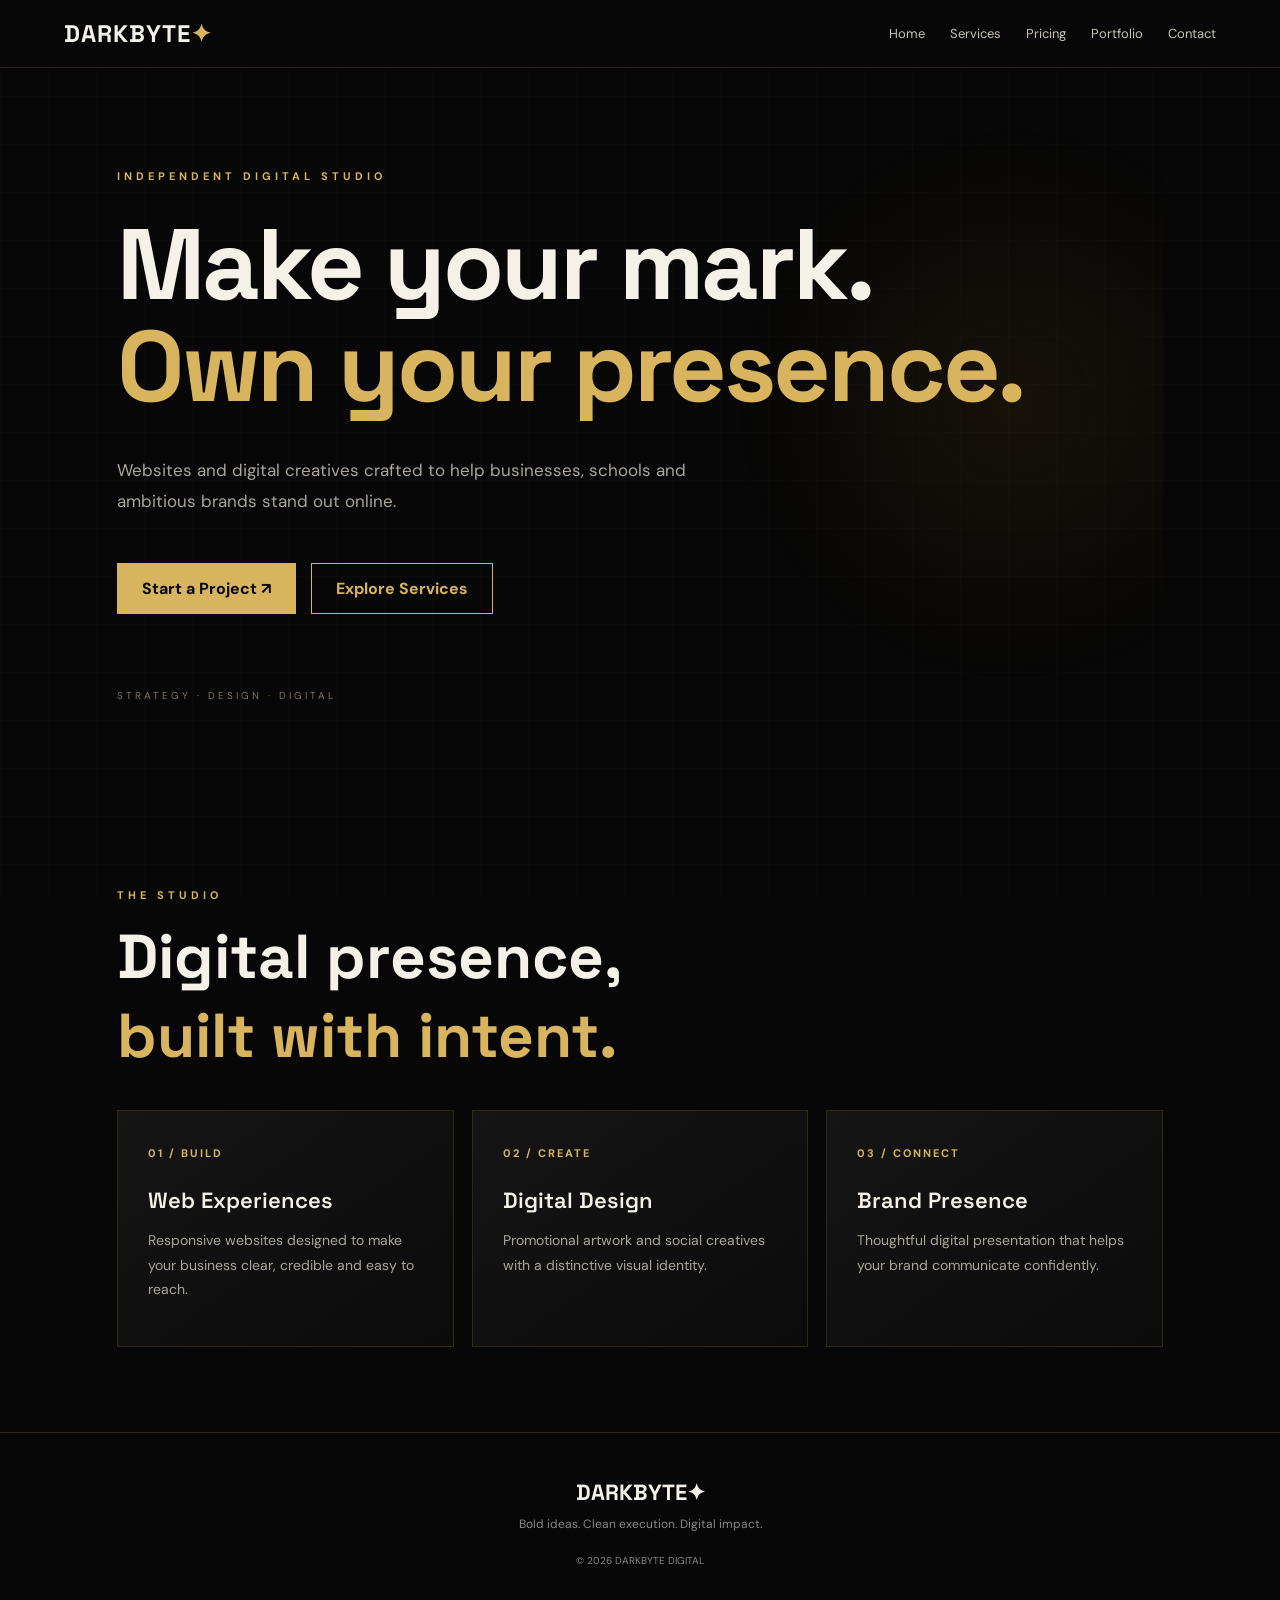
<file: DARKBYTE_DIGITAL_REBUILT/index.html>
<!doctype html><html lang="en"><head><meta charset="utf-8"><meta name="viewport" content="width=device-width,initial-scale=1"><title>DARKBYTE DIGITAL | Digital Studio</title><link rel="stylesheet" href="assets/style.css"></head><body><header class="top"><a class="logo" href="index.html">DARKBYTE<span>✦</span></a><button class="menu" aria-label="Toggle navigation">☰</button><nav><a href="index.html">Home</a><a href="services.html">Services</a><a href="pricing.html">Pricing</a><a href="portfolio.html">Portfolio</a><a href="contact.html">Contact</a></nav></header><main class="wrap"><section class="hero"><p class="eyebrow">INDEPENDENT DIGITAL STUDIO</p><h1>Make your mark.<br><span>Own your presence.</span></h1><p class="lead">Websites and digital creatives crafted to help businesses, schools and ambitious brands stand out online.</p><div class="actions"><a class="btn" href="contact.html">Start a Project ↗</a><a class="btn ghost" href="services.html">Explore Services</a></div><div class="hero-note">STRATEGY · DESIGN · DIGITAL</div></section><section class="section"><p class="eyebrow">THE STUDIO</p><h2>Digital presence,<br><span>built with intent.</span></h2><div class="cards"><article class="card"><b>01 / BUILD</b><h3>Web Experiences</h3><p>Responsive websites designed to make your business clear, credible and easy to reach.</p></article><article class="card"><b>02 / CREATE</b><h3>Digital Design</h3><p>Promotional artwork and social creatives with a distinctive visual identity.</p></article><article class="card"><b>03 / CONNECT</b><h3>Brand Presence</h3><p>Thoughtful digital presentation that helps your brand communicate confidently.</p></article></div></section></main><footer><div class="footbrand">DARKBYTE<span>✦</span></div><p>Bold ideas. Clean execution. Digital impact.</p><small>© <span data-year></span> DARKBYTE DIGITAL</small></footer><script src="assets/app.js"></script></body></html>
</file>
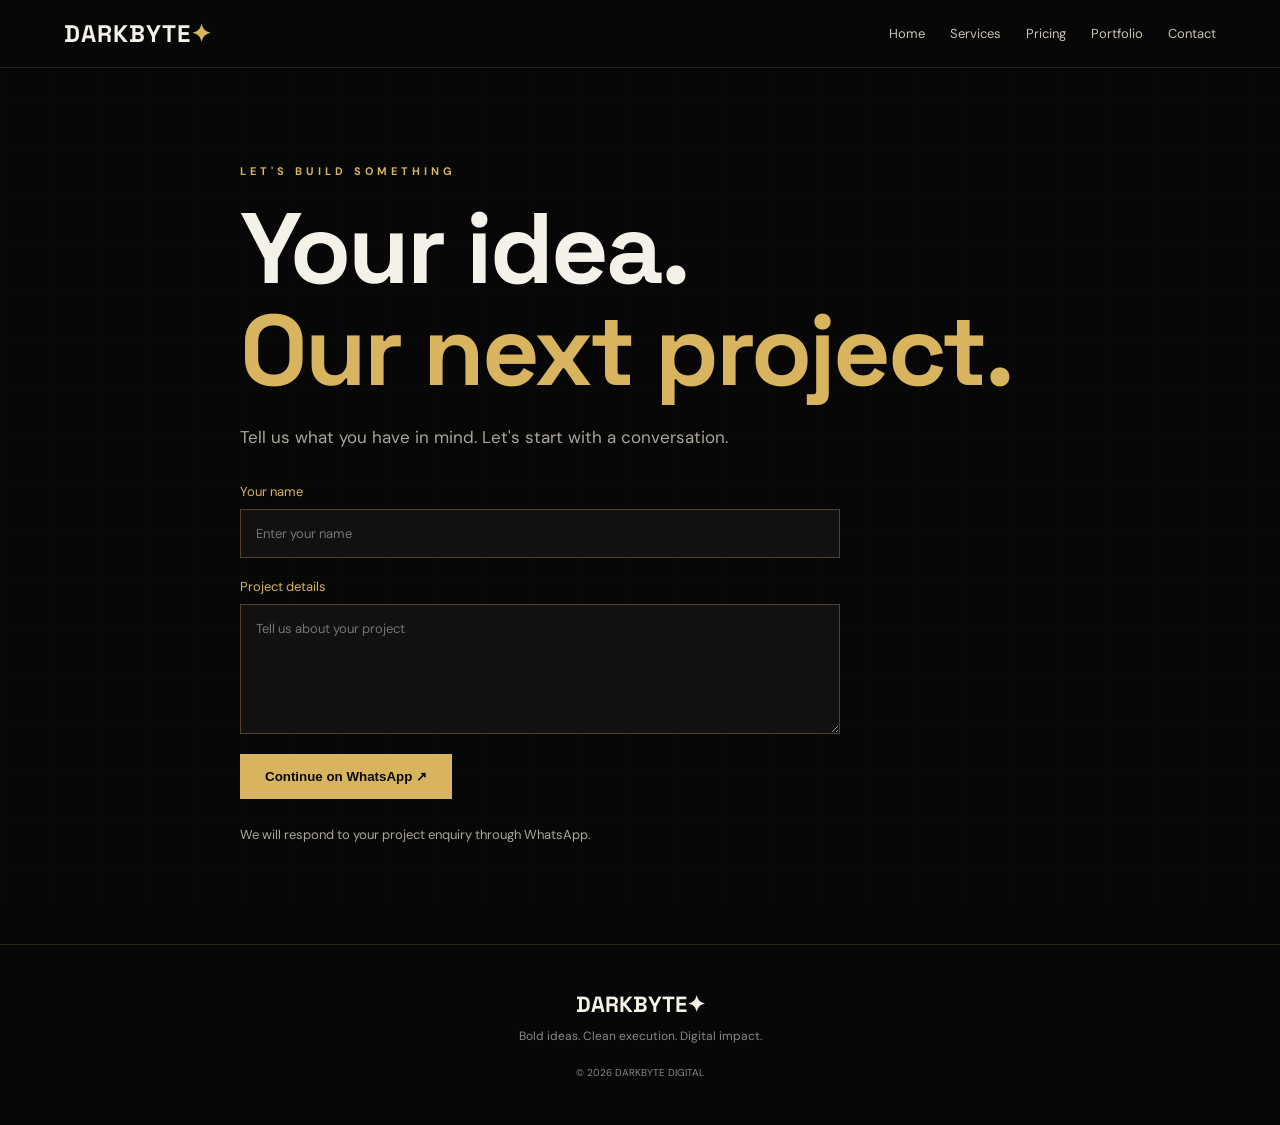
<file: DARKBYTE_DIGITAL_REBUILT/contact.html>
<!doctype html><html lang="en"><head><meta charset="utf-8"><meta name="viewport" content="width=device-width,initial-scale=1"><title>Contact | DARKBYTE DIGITAL</title><link rel="stylesheet" href="assets/style.css"></head><body><header class="top"><a class="logo" href="index.html">DARKBYTE<span>✦</span></a><button class="menu" aria-label="Toggle navigation">☰</button><nav><a href="index.html">Home</a><a href="services.html">Services</a><a href="pricing.html">Pricing</a><a href="portfolio.html">Portfolio</a><a href="contact.html">Contact</a></nav></header><main class="wrap page contact"><p class="eyebrow">LET'S BUILD SOMETHING</p><h1>Your idea.<br><span>Our next project.</span></h1><p class="lead">Tell us what you have in mind. Let's start with a conversation.</p><form id="contactForm"><label>Your name<input id="name" required placeholder="Enter your name"></label><label>Project details<textarea id="message" required placeholder="Tell us about your project"></textarea></label><button class="btn" type="submit">Continue on WhatsApp ↗</button></form><p class="note">We will respond to your project enquiry through WhatsApp.</p></main><footer><div class="footbrand">DARKBYTE<span>✦</span></div><p>Bold ideas. Clean execution. Digital impact.</p><small>© <span data-year></span> DARKBYTE DIGITAL</small></footer><script src="assets/app.js"></script></body></html>
</file>
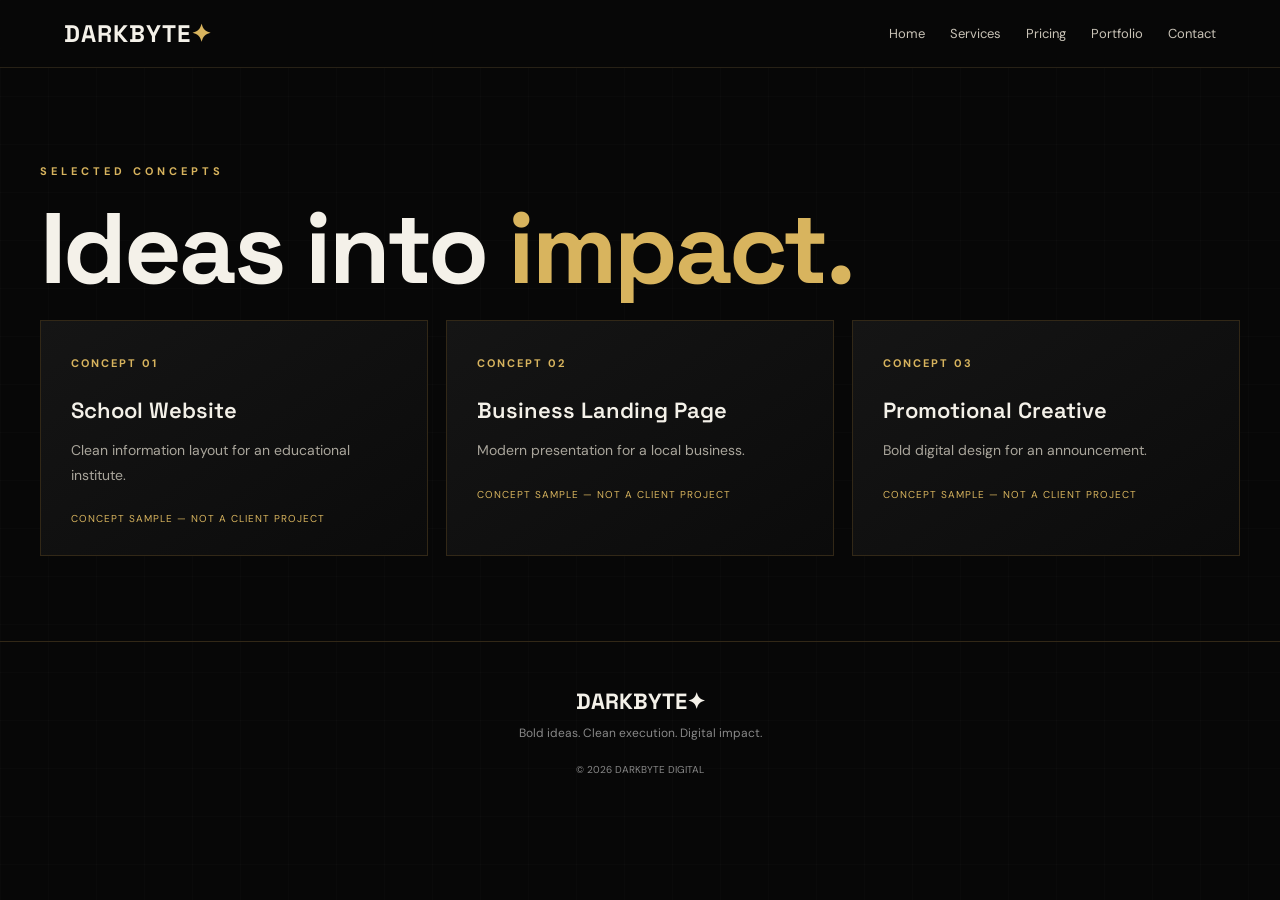
<file: DARKBYTE_DIGITAL_REBUILT/portfolio.html>
<!doctype html><html lang="en"><head><meta charset="utf-8"><meta name="viewport" content="width=device-width,initial-scale=1"><title>Portfolio | DARKBYTE DIGITAL</title><link rel="stylesheet" href="assets/style.css"></head><body><header class="top"><a class="logo" href="index.html">DARKBYTE<span>✦</span></a><button class="menu" aria-label="Toggle navigation">☰</button><nav><a href="index.html">Home</a><a href="services.html">Services</a><a href="pricing.html">Pricing</a><a href="portfolio.html">Portfolio</a><a href="contact.html">Contact</a></nav></header><main class="wrap page"><p class="eyebrow">SELECTED CONCEPTS</p><h1>Ideas into <span>impact.</span></h1><div class="cards"><article class="card sample"><b>CONCEPT 01</b><h3>School Website</h3><p>Clean information layout for an educational institute.</p><small>CONCEPT SAMPLE — NOT A CLIENT PROJECT</small></article><article class="card sample"><b>CONCEPT 02</b><h3>Business Landing Page</h3><p>Modern presentation for a local business.</p><small>CONCEPT SAMPLE — NOT A CLIENT PROJECT</small></article><article class="card sample"><b>CONCEPT 03</b><h3>Promotional Creative</h3><p>Bold digital design for an announcement.</p><small>CONCEPT SAMPLE — NOT A CLIENT PROJECT</small></article></div></main><footer><div class="footbrand">DARKBYTE<span>✦</span></div><p>Bold ideas. Clean execution. Digital impact.</p><small>© <span data-year></span> DARKBYTE DIGITAL</small></footer><script src="assets/app.js"></script></body></html>
</file>
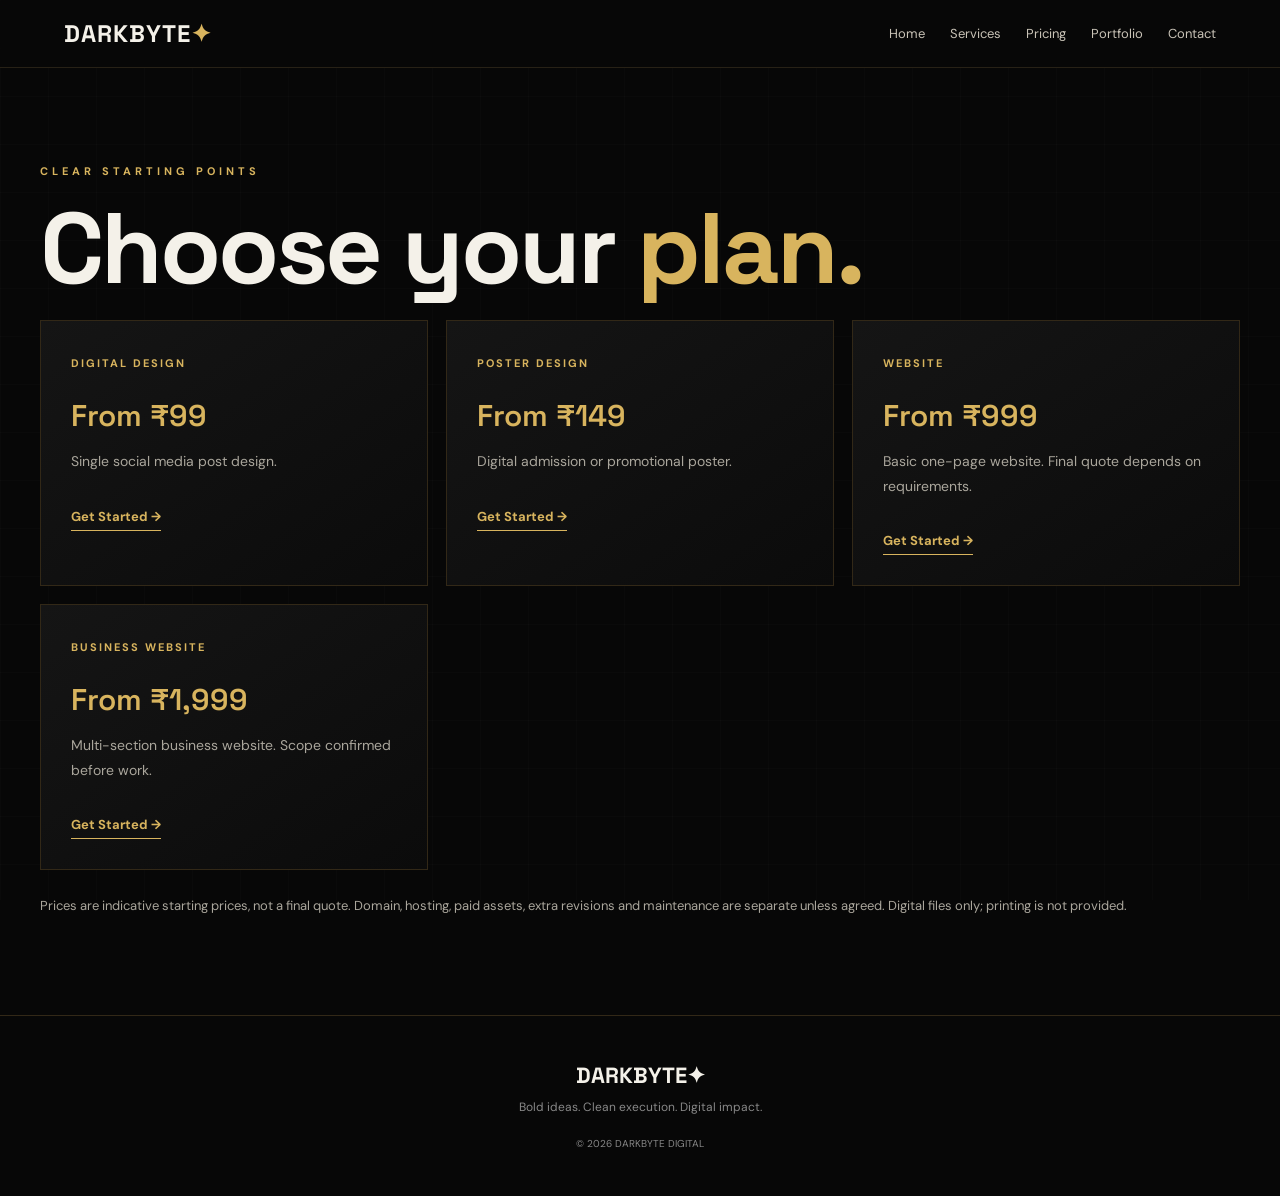
<file: DARKBYTE_DIGITAL_REBUILT/pricing.html>
<!doctype html><html lang="en"><head><meta charset="utf-8"><meta name="viewport" content="width=device-width,initial-scale=1"><title>Pricing | DARKBYTE DIGITAL</title><link rel="stylesheet" href="assets/style.css"></head><body><header class="top"><a class="logo" href="index.html">DARKBYTE<span>✦</span></a><button class="menu" aria-label="Toggle navigation">☰</button><nav><a href="index.html">Home</a><a href="services.html">Services</a><a href="pricing.html">Pricing</a><a href="portfolio.html">Portfolio</a><a href="contact.html">Contact</a></nav></header><main class="wrap page"><p class="eyebrow">CLEAR STARTING POINTS</p><h1>Choose your <span>plan.</span></h1><div class="cards"><article class="card price"><b>DIGITAL DESIGN</b><h3>From ₹99</h3><p>Single social media post design.</p><a class="text-link" href="contact.html?service=Digital%20Design">Get Started →</a></article><article class="card price"><b>POSTER DESIGN</b><h3>From ₹149</h3><p>Digital admission or promotional poster.</p><a class="text-link" href="contact.html?service=Poster%20Design">Get Started →</a></article><article class="card price"><b>WEBSITE</b><h3>From ₹999</h3><p>Basic one-page website. Final quote depends on requirements.</p><a class="text-link" href="contact.html?service=Website">Get Started →</a></article><article class="card price"><b>BUSINESS WEBSITE</b><h3>From ₹1,999</h3><p>Multi-section business website. Scope confirmed before work.</p><a class="text-link" href="contact.html?service=Business%20Website">Get Started →</a></article></div><p class="note">Prices are indicative starting prices, not a final quote. Domain, hosting, paid assets, extra revisions and maintenance are separate unless agreed. Digital files only; printing is not provided.</p></main><footer><div class="footbrand">DARKBYTE<span>✦</span></div><p>Bold ideas. Clean execution. Digital impact.</p><small>© <span data-year></span> DARKBYTE DIGITAL</small></footer><script src="assets/app.js"></script></body></html>
</file>
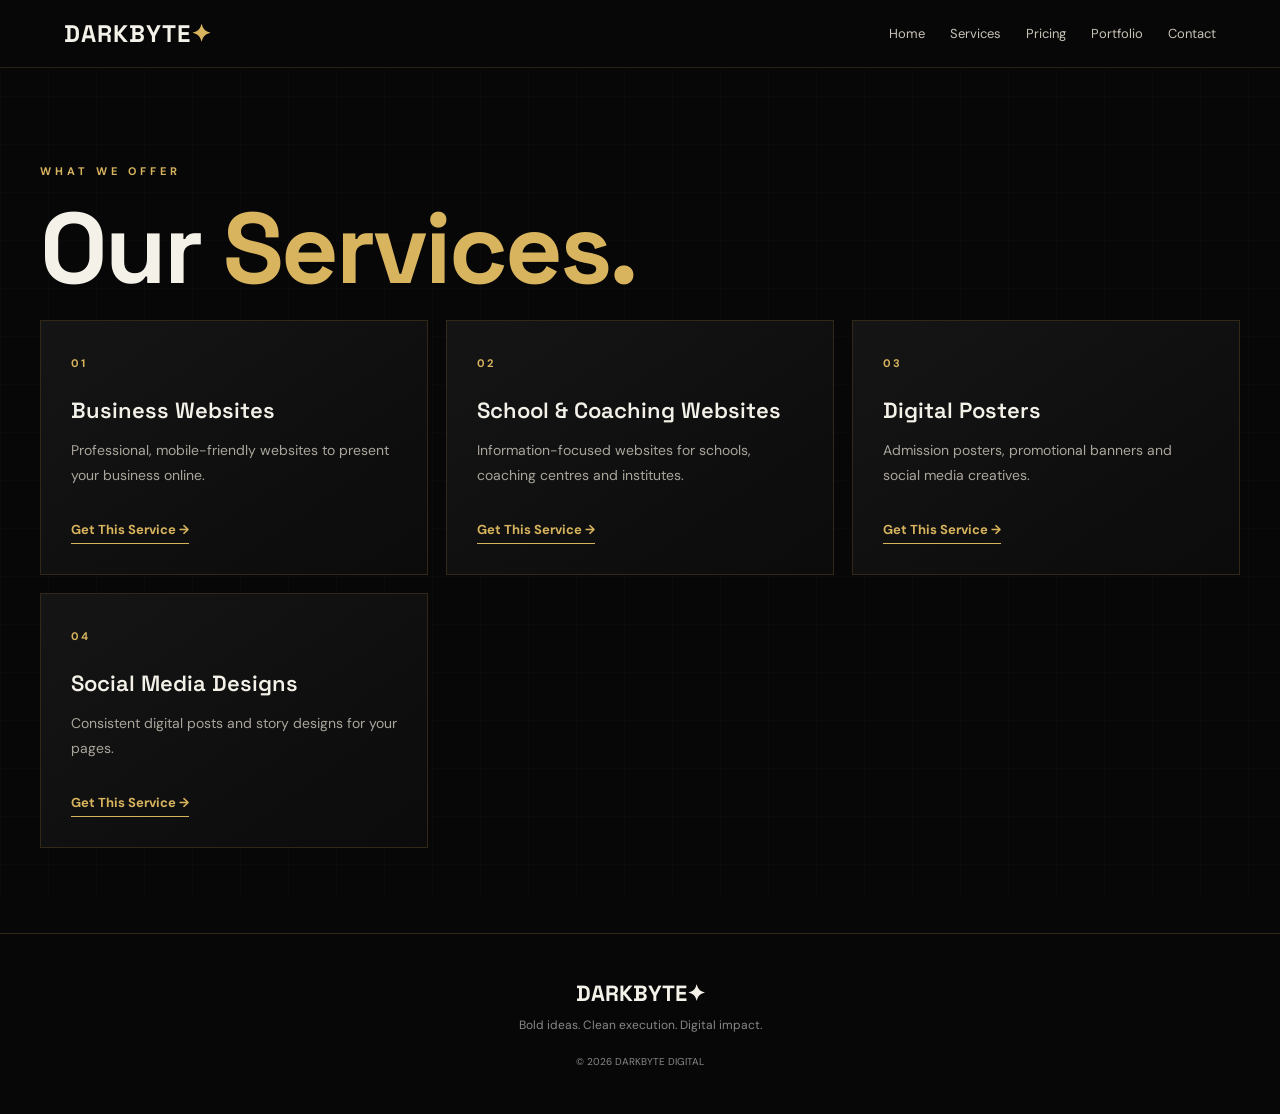
<file: DARKBYTE_DIGITAL_REBUILT/services.html>
<!doctype html><html lang="en"><head><meta charset="utf-8"><meta name="viewport" content="width=device-width,initial-scale=1"><title>Services | DARKBYTE DIGITAL</title><link rel="stylesheet" href="assets/style.css"></head><body><header class="top"><a class="logo" href="index.html">DARKBYTE<span>✦</span></a><button class="menu" aria-label="Toggle navigation">☰</button><nav><a href="index.html">Home</a><a href="services.html">Services</a><a href="pricing.html">Pricing</a><a href="portfolio.html">Portfolio</a><a href="contact.html">Contact</a></nav></header><main class="wrap page"><p class="eyebrow">WHAT WE OFFER</p><h1>Our <span>Services.</span></h1><div class="cards"><article class="card"><b>01</b><h3>Business Websites</h3><p>Professional, mobile-friendly websites to present your business online.</p><a class="text-link" href="contact.html?service=Business%20Website">Get This Service →</a></article><article class="card"><b>02</b><h3>School & Coaching Websites</h3><p>Information-focused websites for schools, coaching centres and institutes.</p><a class="text-link" href="contact.html?service=School%20Website">Get This Service →</a></article><article class="card"><b>03</b><h3>Digital Posters</h3><p>Admission posters, promotional banners and social media creatives.</p><a class="text-link" href="contact.html?service=Digital%20Poster">Get This Service →</a></article><article class="card"><b>04</b><h3>Social Media Designs</h3><p>Consistent digital posts and story designs for your pages.</p><a class="text-link" href="contact.html?service=Social%20Media%20Design">Get This Service →</a></article></div></main><footer><div class="footbrand">DARKBYTE<span>✦</span></div><p>Bold ideas. Clean execution. Digital impact.</p><small>© <span data-year></span> DARKBYTE DIGITAL</small></footer><script src="assets/app.js"></script></body></html>
</file>
<file: DARKBYTE_DIGITAL_REBUILT/assets/style.css>
@import url('https://fonts.googleapis.com/css2?family=DM+Sans:wght@400;500;600;700&family=Space+Grotesk:wght@500;600;700&display=swap');:root{--bg:#070707;--gold:#d8b45e;--text:#f4f1e9;--muted:#aaa69c;--line:#322817}*{box-sizing:border-box}html{scroll-behavior:smooth}body{margin:0;background:var(--bg);color:var(--text);font-family:'DM Sans',sans-serif;overflow-x:hidden}body:before{content:'';position:fixed;inset:0;z-index:-1;pointer-events:none;background:linear-gradient(#ffffff04 1px,transparent 1px),linear-gradient(90deg,#ffffff04 1px,transparent 1px);background-size:48px 48px}a{text-decoration:none;color:inherit}.top{position:sticky;top:0;z-index:9;padding:18px max(5%,calc((100vw - 1200px)/2));display:flex;justify-content:space-between;align-items:center;background:#080808e8;backdrop-filter:blur(14px);border-bottom:1px solid #272116}.logo{font:700 24px 'Space Grotesk';letter-spacing:1px}.logo span,.gold,h1 span,h2 span{color:var(--gold)}nav{display:flex;gap:25px}nav a{font-size:13px;color:#c9c3b7;transition:.2s}nav a:hover,nav a.active{color:var(--gold)}.menu{display:none;background:none;border:1px solid var(--line);color:var(--gold);padding:8px}.wrap{max-width:1200px;margin:auto;padding:0 6%}.hero{min-height:80vh;display:flex;flex-direction:column;justify-content:center;position:relative;padding:90px 0;overflow:hidden}.hero:before{content:'';position:absolute;width:600px;height:600px;right:-150px;top:5%;background:radial-gradient(circle,#5a421a33,transparent 65%);animation:pulse 7s ease-in-out infinite}.eyebrow{font-size:11px;letter-spacing:4px;color:var(--gold);font-weight:700}.hero h1,h1{font:700 clamp(48px,8vw,100px)/1.02 'Space Grotesk';letter-spacing:-3px;margin:20px 0}.lead{max-width:650px;font-size:17px;color:var(--muted);line-height:1.8}.actions{display:flex;gap:15px;flex-wrap:wrap;margin:30px 0}.btn{padding:14px 24px;background:var(--gold);color:#080808;font-weight:700;border:1px solid var(--gold);display:inline-block;transition:.25s}.btn:hover{transform:translateY(-3px);box-shadow:0 12px 30px #d8b45e33}.btn.ghost{color:var(--gold);background:transparent}.hero-note{font-size:10px;letter-spacing:3px;color:#81745a;margin-top:45px}.section,.page{padding:85px 0}.section h2{font:700 clamp(36px,5vw,62px) 'Space Grotesk';margin:15px 0 35px}.cards{display:grid;grid-template-columns:repeat(3,minmax(0,1fr));gap:18px}.card{padding:30px;background:linear-gradient(145deg,#151515,#0b0b0b);border:1px solid var(--line);min-height:230px;position:relative;transition:.35s;overflow:hidden}.card:after{content:'';position:absolute;top:0;left:-100%;width:100%;height:2px;background:linear-gradient(90deg,transparent,var(--gold),transparent);transition:.65s}.card:hover{transform:translateY(-7px);border-color:#8b6b2c;box-shadow:0 18px 45px #0007}.card:hover:after{left:100%}.card b{font-size:11px;letter-spacing:2px;color:var(--gold)}.card h3{font:600 22px 'Space Grotesk';margin:24px 0 12px}.card p{font-size:14px;line-height:1.75;color:var(--muted)}.text-link{display:inline-block;color:var(--gold);margin-top:20px;font-size:13px;font-weight:700;border-bottom:1px solid;padding-bottom:5px}.price h3{font-size:30px;color:var(--gold)}.note{color:var(--muted);line-height:1.7;font-size:13px;margin-top:25px}.sample small{display:block;color:var(--gold);font-size:10px;letter-spacing:1px;margin-top:25px}.contact{max-width:800px}form{max-width:600px;margin-top:30px}label{display:block;color:var(--gold);margin:20px 0;font-size:13px}input,textarea{display:block;width:100%;padding:15px;background:#111;color:white;border:1px solid #50432a;margin-top:9px;font:inherit}textarea{min-height:130px}input:focus,textarea:focus{outline:1px solid var(--gold)}footer{padding:45px 6%;border-top:1px solid var(--line);color:#888;font-size:12px;text-align:center}.footbrand{font:700 22px 'Space Grotesk';color:var(--text)}footer p{margin:10px 0 20px}.reveal{opacity:0;transform:translateY(25px);transition:opacity .7s,transform .7s}.reveal.visible{opacity:1;transform:none}.hero>*{animation:rise .8s both}.hero h1{animation-delay:.12s}.hero .lead{animation-delay:.2s}.hero .actions{animation-delay:.3s}@keyframes rise{from{opacity:0;transform:translateY(22px)}to{opacity:1;transform:none}}@keyframes pulse{50%{transform:scale(1.15);opacity:.7}}@media(max-width:800px){.top{padding:15px 5%;flex-wrap:wrap}.menu{display:block}nav{display:none;width:100%;flex-wrap:wrap;padding:12px 0 4px;gap:18px}nav.open{display:flex}.wrap{padding:0 5%}.hero{min-height:70vh;padding:60px 0}.hero h1,h1{letter-spacing:-1.5px}.section,.page{padding:55px 0}.cards{grid-template-columns:repeat(2,minmax(0,1fr))}.card{padding:24px;min-height:200px}}@media(max-width:560px){.cards{grid-template-columns:1fr}.hero h1,h1{font-size:clamp(43px,13vw,64px)}.lead{font-size:15px}.card{min-height:unset}.hero-note{line-height:1.8}}@media(prefers-reduced-motion:reduce){*,*:before,*:after{animation:none!important;transition:none!important;scroll-behavior:auto!important}.reveal{opacity:1;transform:none}}
</file>
